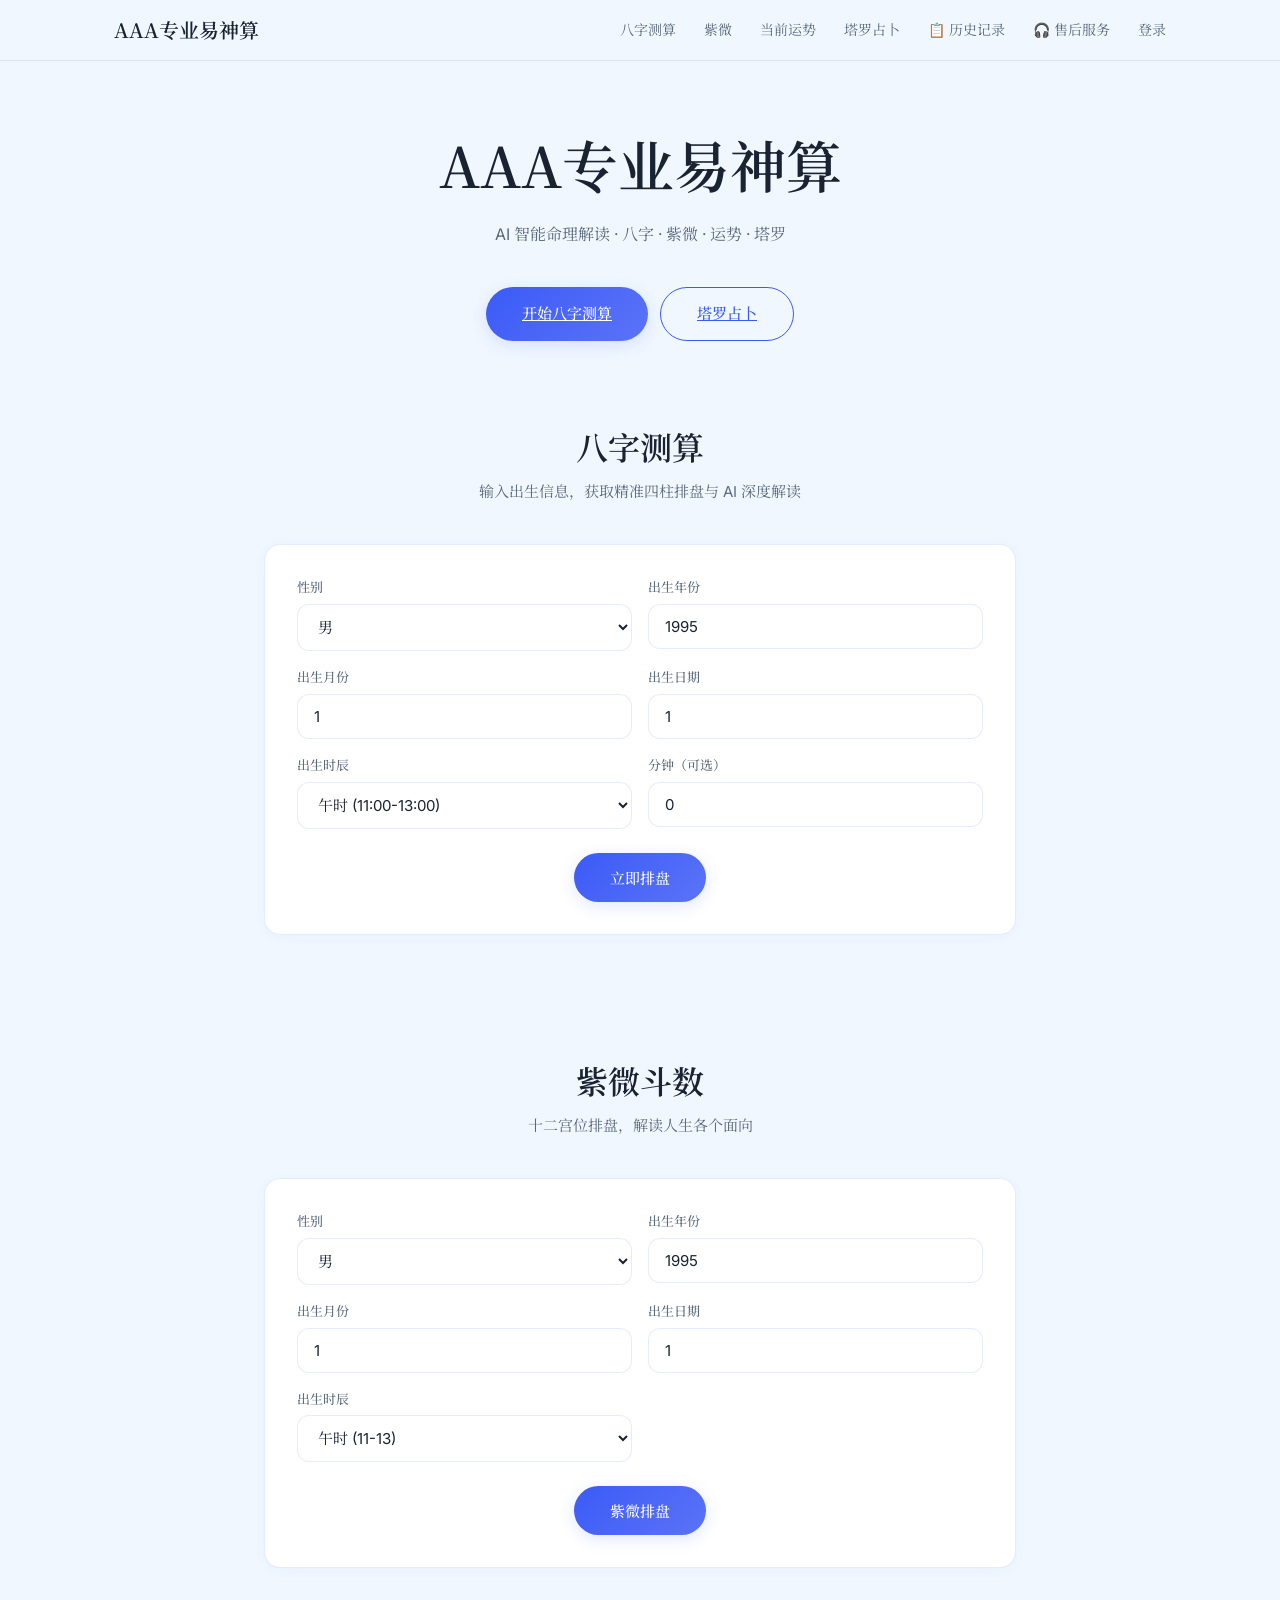
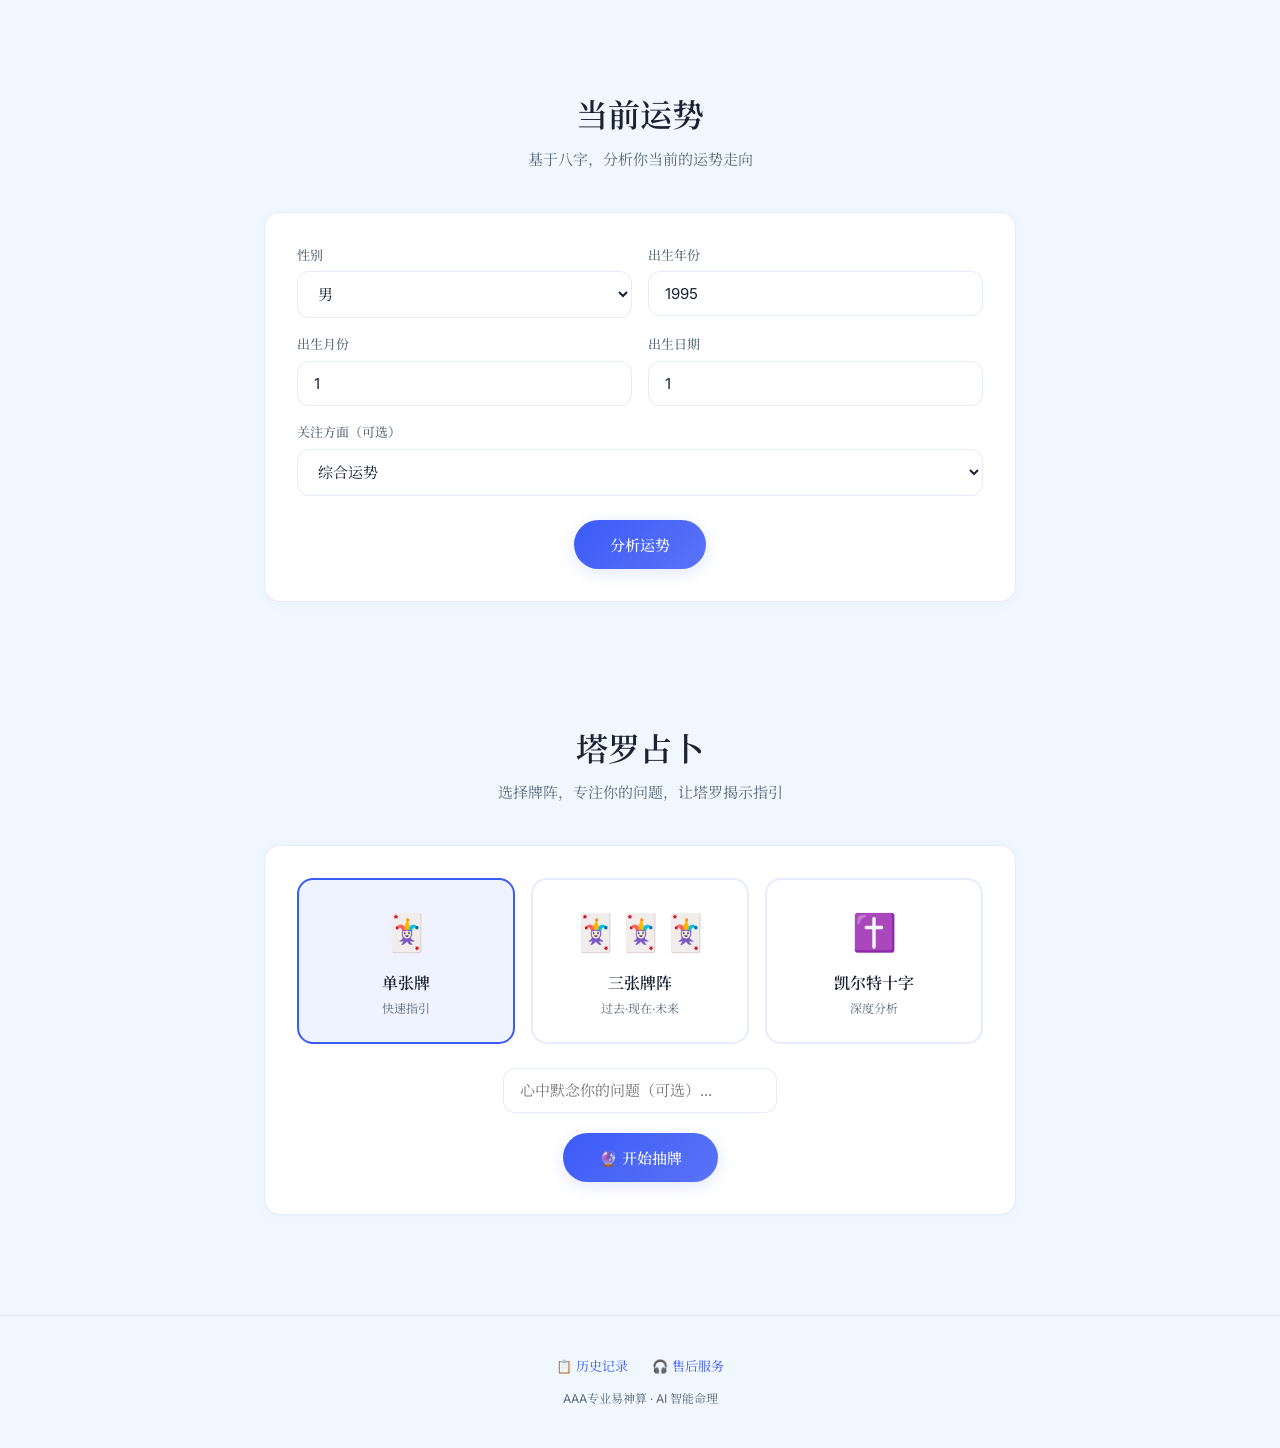
<file: baziziwei-website/index.html>
<!doctype html>
<html lang="zh-CN">
<head>
  <meta charset="UTF-8" />
  <meta name="viewport" content="width=device-width, initial-scale=1.0" />
  <title>AAA专业易神算 - AI智能命理</title>
  <link href="https://fonts.googleapis.com/css2?family=Inter:wght@300;400;500;600;700&family=Noto+Serif+SC:wght@400;500;600;700&display=swap" rel="stylesheet" />
  <style>
    :root{--bg:#F0F7FF;--card:#fff;--text:#1a2332;--text2:#5a6a7a;--accent:#3B5BF7;--accent-light:rgba(59,91,247,0.08);--accent-glow:rgba(59,91,247,0.15);--border:rgba(59,91,247,0.12);--radius:16px;--font-body:"Inter","Noto Serif SC",-apple-system,sans-serif;--font-display:"Noto Serif SC",serif}
    *{margin:0;padding:0;box-sizing:border-box}
    html{scroll-behavior:smooth}
    body{background:var(--bg);color:var(--text);font-family:var(--font-body);line-height:1.6;-webkit-font-smoothing:antialiased}
    .nav{position:fixed;top:0;left:0;right:0;z-index:1000;background:rgba(240,247,255,0.85);backdrop-filter:blur(20px);border-bottom:1px solid var(--border)}
    .nav-inner{max-width:1100px;margin:0 auto;display:flex;align-items:center;justify-content:space-between;padding:0 24px;height:60px}
    .nav-brand{font-family:var(--font-display);font-size:20px;font-weight:600;color:var(--text);text-decoration:none}
    .nav-links{display:flex;gap:28px;align-items:center}
    .nav-link{color:var(--text2);font-size:14px;text-decoration:none;transition:color 0.3s;cursor:pointer;background:none;border:none;font-family:inherit}
    .nav-link:hover{color:var(--accent)}
    .nav-user{font-size:13px;color:var(--accent)}
    .section{max-width:800px;margin:0 auto;padding:80px 24px 40px}
    .section-title{font-family:var(--font-display);font-size:32px;font-weight:600;text-align:center;margin-bottom:8px}
    .section-subtitle{text-align:center;color:var(--text2);font-size:15px;margin-bottom:40px}
    .card{background:var(--card);border:1px solid var(--border);border-radius:var(--radius);padding:32px;box-shadow:0 2px 12px rgba(59,91,247,0.04)}
    .form-grid{display:grid;grid-template-columns:1fr 1fr;gap:16px}
    .form-group{display:flex;flex-direction:column;gap:6px}
    .form-label{font-size:13px;font-weight:500;color:var(--text2)}
    .form-input,.form-select,.form-textarea{padding:12px 16px;border-radius:12px;border:1px solid var(--border);background:var(--card);color:var(--text);font-size:15px;font-family:inherit;outline:none;transition:all 0.3s}
    .form-textarea{resize:vertical;min-height:100px}
    .form-input:focus,.form-select:focus,.form-textarea:focus{border-color:var(--accent);box-shadow:0 0 0 3px var(--accent-glow)}
    .form-full{grid-column:1/-1}
    .btn{display:inline-flex;align-items:center;justify-content:center;gap:8px;padding:14px 36px;border-radius:60px;border:none;background:linear-gradient(135deg,var(--accent),#5B73F7);color:#fff;font-size:15px;font-weight:500;font-family:inherit;cursor:pointer;box-shadow:0 4px 16px var(--accent-glow);transition:all 0.3s ease}
    .btn:hover{transform:translateY(-2px);box-shadow:0 6px 24px rgba(59,91,247,0.3)}
    .btn:disabled{opacity:0.5;cursor:wait}
    .btn-outline{background:transparent;color:var(--accent);border:1px solid var(--accent);box-shadow:none}
    .btn-outline:hover{background:var(--accent-light)}
    .btn-sm{padding:8px 20px;font-size:13px}
    .result-area{margin-top:32px;display:none}
    .result-area.active{display:block;animation:fadeIn 0.5s ease}
    @keyframes fadeIn{from{opacity:0;transform:translateY(12px)}to{opacity:1;transform:translateY(0)}}
    .pillars-grid{display:grid;grid-template-columns:repeat(4,1fr);gap:12px;margin:20px 0}
    .pillar-card{background:var(--accent-light);border:1px solid var(--border);border-radius:12px;padding:16px;text-align:center}
    .pillar-label{font-size:11px;color:var(--text2);margin-bottom:4px}
    .pillar-value{font-family:var(--font-display);font-size:22px;font-weight:600;color:var(--accent)}
    .pillar-hidden{font-size:11px;color:var(--text2);margin-top:4px}
    .ai-btn-wrap{display:flex;justify-content:center;margin:24px 0}
    .tarot-spread-grid{display:grid;grid-template-columns:repeat(3,1fr);gap:16px;margin-bottom:24px}
    .spread-option{background:var(--card);border:2px solid var(--border);border-radius:var(--radius);padding:24px;text-align:center;cursor:pointer;transition:all 0.3s}
    .spread-option:hover{border-color:var(--accent);transform:translateY(-4px);box-shadow:0 8px 24px var(--accent-glow)}
    .spread-option.selected{border-color:var(--accent);background:var(--accent-light)}
    .spread-icon{font-size:36px;margin-bottom:8px}
    .spread-name{font-family:var(--font-display);font-size:16px;font-weight:600}
    .spread-desc{font-size:12px;color:var(--text2);margin-top:4px}
    .tarot-cards-area{display:flex;justify-content:center;gap:20px;flex-wrap:wrap;margin:24px 0;min-height:200px}
    .t-card{width:140px;height:220px;border-radius:14px;perspective:800px;cursor:pointer;opacity:0;transform:translateY(30px);animation:tcIn 0.5s ease forwards}
    .t-card:nth-child(1){animation-delay:0s}.t-card:nth-child(2){animation-delay:0.15s}.t-card:nth-child(3){animation-delay:0.3s}.t-card:nth-child(4){animation-delay:0.45s}.t-card:nth-child(5){animation-delay:0.6s}
    @keyframes tcIn{to{opacity:1;transform:translateY(0)}}
    .t-card-inner{width:100%;height:100%;position:relative;transition:transform 0.7s cubic-bezier(0.16,1,0.3,1);transform-style:preserve-3d}
    .t-card.flipped .t-card-inner{transform:rotateY(180deg)}
    .t-front,.t-back{position:absolute;inset:0;backface-visibility:hidden;border-radius:14px;display:flex;flex-direction:column;align-items:center;justify-content:center}
    .t-front{background:linear-gradient(135deg,#e0e8ff,#d4e0ff);border:1px solid rgba(59,91,247,0.15)}
    .t-front::after{content:"✦";font-size:48px;color:rgba(59,91,247,0.15)}
    .t-back{background:var(--card);border:1px solid var(--border);transform:rotateY(180deg);padding:16px;text-align:center;box-shadow:0 4px 20px rgba(0,0,0,0.06)}
    .t-emoji{font-size:40px;margin-bottom:6px}
    .t-name{font-family:var(--font-display);font-size:15px;font-weight:600}
    .t-pos{font-size:11px;color:var(--accent);margin-top:4px}
    .t-rev{font-size:10px;color:var(--text2)}
    .t-rev.reversed{color:#e74c3c}
    .modal-overlay{position:fixed;inset:0;z-index:99999;display:none;align-items:center;justify-content:center;background:rgba(0,0,0,0.4);backdrop-filter:blur(4px)}
    .modal-overlay.active{display:flex;animation:fadeIn 0.3s ease}
    .modal-box{background:var(--card);border-radius:20px;padding:32px;width:100%;max-width:420px;margin:0 16px;box-shadow:0 20px 60px rgba(0,0,0,0.15);position:relative}
    .modal-title{font-family:var(--font-display);font-size:22px;font-weight:600;text-align:center;margin-bottom:4px}
    .modal-subtitle{text-align:center;color:var(--text2);font-size:13px;margin-bottom:24px}
    .modal-close{position:absolute;top:16px;right:16px;width:32px;height:32px;border-radius:50%;border:none;background:var(--accent-light);color:var(--accent);font-size:18px;cursor:pointer;display:flex;align-items:center;justify-content:center}
    .history-list{max-height:400px;overflow:auto}
    .history-item{display:flex;justify-content:space-between;align-items:center;padding:12px 16px;border-radius:10px;border:1px solid var(--border);margin-bottom:8px;background:var(--card);transition:all 0.2s}
    .history-item:hover{border-color:var(--accent)}
    .history-type{font-size:12px;color:var(--accent);font-weight:500}
    .history-date{font-size:11px;color:#999}
    .history-empty{text-align:center;color:#999;padding:40px 0;font-size:14px}
    .footer{text-align:center;padding:40px 24px;border-top:1px solid var(--border);margin-top:60px}
    .footer-links{display:flex;justify-content:center;gap:24px;margin-bottom:12px}
    .footer-link{color:var(--accent);font-size:13px;text-decoration:none;cursor:pointer}
    .footer-link:hover{text-decoration:underline}
    .footer p{font-size:12px;color:var(--text2)}
    .palace-grid{display:grid;grid-template-columns:repeat(3,1fr);gap:8px;margin:16px 0}
    .palace-cell{background:var(--accent-light);border:1px solid var(--border);border-radius:10px;padding:10px;text-align:center}
    .palace-name{font-size:11px;color:var(--text2)}
    .palace-star{font-family:var(--font-display);font-size:14px;font-weight:600;color:var(--accent);margin-top:2px}
    @media(max-width:640px){.form-grid{grid-template-columns:1fr}.pillars-grid{grid-template-columns:repeat(2,1fr)}.tarot-spread-grid{grid-template-columns:1fr}.nav-links{display:none}.section{padding-top:60px}}
  </style>
<base target="_blank">
</head>
<body>

<nav class="nav">
  <div class="nav-inner">
    <a class="nav-brand" href="#hero">AAA专业易神算</a>
    <div class="nav-links">
      <a class="nav-link" href="#bazi">八字测算</a>
      <a class="nav-link" href="#ziwei">紫微</a>
      <a class="nav-link" href="#yunshi">当前运势</a>
      <a class="nav-link" href="#tarot">塔罗占卜</a>
      <a class="nav-link" onclick="openHistory()">📋 历史记录</a>
      <a class="nav-link" onclick="openService()">🎧 售后服务</a>
      <span id="user-area"><a class="nav-link" onclick="openLogin()">登录</a></span>
    </div>
  </div>
</nav>

<section id="hero" style="padding-top:120px;text-align:center;max-width:700px;margin:0 auto;">
  <h1 style="font-family:var(--font-display);font-size:clamp(32px,6vw,56px);font-weight:600;margin-bottom:12px;">AAA专业易神算</h1>
  <p style="color:var(--text2);font-size:16px;margin-bottom:40px;">AI 智能命理解读 · 八字 · 紫微 · 运势 · 塔罗</p>
  <div style="display:flex;gap:12px;justify-content:center;flex-wrap:wrap;">
    <a href="#bazi" class="btn">开始八字测算</a>
    <a href="#tarot" class="btn btn-outline">塔罗占卜</a>
  </div>
</section>

<!-- 1. 八字 -->
<section class="section" id="bazi">
  <h2 class="section-title">八字测算</h2>
  <p class="section-subtitle">输入出生信息，获取精准四柱排盘与 AI 深度解读</p>
  <div class="card">
    <div class="form-grid">
      <div class="form-group"><label class="form-label">性别</label><select class="form-select" id="bazi-gender"><option value="male">男</option><option value="female">女</option></select></div>
      <div class="form-group"><label class="form-label">出生年份</label><input type="number" class="form-input" id="bazi-year" value="1995" min="1900" max="2030"/></div>
      <div class="form-group"><label class="form-label">出生月份</label><input type="number" class="form-input" id="bazi-month" value="1" min="1" max="12"/></div>
      <div class="form-group"><label class="form-label">出生日期</label><input type="number" class="form-input" id="bazi-day" value="1" min="1" max="31"/></div>
      <div class="form-group">
        <label class="form-label">出生时辰</label>
        <select class="form-select" id="bazi-hour">
          <option value="0">子时 (23:00-01:00)</option>
          <option value="2">丑时 (01:00-03:00)</option>
          <option value="4">寅时 (03:00-05:00)</option>
          <option value="6">卯时 (05:00-07:00)</option>
          <option value="8">辰时 (07:00-09:00)</option>
          <option value="10">巳时 (09:00-11:00)</option>
          <option value="12" selected>午时 (11:00-13:00)</option>
          <option value="14">未时 (13:00-15:00)</option>
          <option value="16">申时 (15:00-17:00)</option>
          <option value="18">酉时 (17:00-19:00)</option>
          <option value="20">戌时 (19:00-21:00)</option>
          <option value="22">亥时 (21:00-23:00)</option>
        </select>
      </div>
      <div class="form-group"><label class="form-label">分钟（可选）</label><input type="number" class="form-input" id="bazi-minute" value="0" min="0" max="59"/></div>
    </div>
    <div style="text-align:center;margin-top:24px;"><button class="btn" onclick="calculateBazi()">立即排盘</button></div>
  </div>
  <div class="result-area" id="bazi-result">
    <div class="card">
      <h3 style="font-family:var(--font-display);font-size:20px;text-align:center;margin-bottom:16px;">四柱八字</h3>
      <div class="pillars-grid" id="bazi-pillars"></div>
      <div class="ai-btn-wrap" id="bazi-ai-wrap"></div>
    </div>
  </div>
</section>

<!-- 2. 紫微 -->
<section class="section" id="ziwei">
  <h2 class="section-title">紫微斗数</h2>
  <p class="section-subtitle">十二宫位排盘，解读人生各个面向</p>
  <div class="card">
    <div class="form-grid">
      <div class="form-group"><label class="form-label">性别</label><select class="form-select" id="ziwei-gender"><option value="male">男</option><option value="female">女</option></select></div>
      <div class="form-group"><label class="form-label">出生年份</label><input type="number" class="form-input" id="ziwei-year" value="1995" min="1900" max="2030"/></div>
      <div class="form-group"><label class="form-label">出生月份</label><input type="number" class="form-input" id="ziwei-month" value="1" min="1" max="12"/></div>
      <div class="form-group"><label class="form-label">出生日期</label><input type="number" class="form-input" id="ziwei-day" value="1" min="1" max="31"/></div>
      <div class="form-group">
        <label class="form-label">出生时辰</label>
        <select class="form-select" id="ziwei-hour">
          <option value="0">子时 (23-1)</option><option value="2">丑时 (1-3)</option><option value="4">寅时 (3-5)</option>
          <option value="6">卯时 (5-7)</option><option value="8">辰时 (7-9)</option><option value="10">巳时 (9-11)</option>
          <option value="12" selected>午时 (11-13)</option><option value="14">未时 (13-15)</option>
          <option value="16">申时 (15-17)</option><option value="18">酉时 (17-19)</option>
          <option value="20">戌时 (19-21)</option><option value="22">亥时 (21-23)</option>
        </select>
      </div>
    </div>
    <div style="text-align:center;margin-top:24px;"><button class="btn" onclick="calculateZiwei()">紫微排盘</button></div>
  </div>
  <div class="result-area" id="ziwei-result">
    <div class="card">
      <h3 style="font-family:var(--font-display);font-size:20px;text-align:center;margin-bottom:16px;">紫微命盘</h3>
      <div id="ziwei-palaces" class="palace-grid"></div>
      <div class="ai-btn-wrap" id="ziwei-ai-wrap"></div>
    </div>
  </div>
</section>

<!-- 3. 运势 -->
<section class="section" id="yunshi">
  <h2 class="section-title">当前运势</h2>
  <p class="section-subtitle">基于八字，分析你当前的运势走向</p>
  <div class="card">
    <div class="form-grid">
      <div class="form-group"><label class="form-label">性别</label><select class="form-select" id="yunshi-gender"><option value="male">男</option><option value="female">女</option></select></div>
      <div class="form-group"><label class="form-label">出生年份</label><input type="number" class="form-input" id="yunshi-year" value="1995" min="1900" max="2030"/></div>
      <div class="form-group"><label class="form-label">出生月份</label><input type="number" class="form-input" id="yunshi-month" value="1" min="1" max="12"/></div>
      <div class="form-group"><label class="form-label">出生日期</label><input type="number" class="form-input" id="yunshi-day" value="1" min="1" max="31"/></div>
      <div class="form-group form-full">
        <label class="form-label">关注方面（可选）</label>
        <select class="form-select" id="yunshi-type">
          <option value="综合运势">综合运势</option><option value="事业运势">事业运势</option>
          <option value="财运分析">财运分析</option><option value="婚姻感情">婚姻感情</option><option value="健康指引">健康指引</option>
        </select>
      </div>
    </div>
    <div style="text-align:center;margin-top:24px;"><button class="btn" onclick="calculateYunshi()">分析运势</button></div>
  </div>
  <div class="result-area" id="yunshi-result">
    <div class="card">
      <h3 style="font-family:var(--font-display);font-size:20px;text-align:center;margin-bottom:16px;">运势分析</h3>
      <div id="yunshi-details" style="margin:16px 0;"></div>
      <div class="ai-btn-wrap" id="yunshi-ai-wrap"></div>
    </div>
  </div>
</section>

<!-- 4. 塔罗 -->
<section class="section" id="tarot">
  <h2 class="section-title">塔罗占卜</h2>
  <p class="section-subtitle">选择牌阵，专注你的问题，让塔罗揭示指引</p>
  <div class="card">
    <div class="tarot-spread-grid">
      <div class="spread-option selected" data-spread="single" data-cards="1" onclick="selectSpread(this)">
        <div class="spread-icon">🃏</div><div class="spread-name">单张牌</div><div class="spread-desc">快速指引</div>
      </div>
      <div class="spread-option" data-spread="three" data-cards="3" onclick="selectSpread(this)">
        <div class="spread-icon">🃏🃏🃏</div><div class="spread-name">三张牌阵</div><div class="spread-desc">过去·现在·未来</div>
      </div>
      <div class="spread-option" data-spread="cross" data-cards="5" onclick="selectSpread(this)">
        <div class="spread-icon">✝️</div><div class="spread-name">凯尔特十字</div><div class="spread-desc">深度分析</div>
      </div>
    </div>
    <input type="text" class="form-input" id="tarot-question" placeholder="心中默念你的问题（可选）..." style="max-width:500px;margin:0 auto 20px;display:block;"/>
    <div style="text-align:center;"><button class="btn" id="draw-btn" onclick="drawTarot()">🔮 开始抽牌</button></div>
  </div>
  <div class="result-area" id="tarot-result">
    <div class="card">
      <h3 style="font-family:var(--font-display);font-size:20px;text-align:center;margin-bottom:16px;" id="tarot-result-title">抽牌结果</h3>
      <div class="tarot-cards-area" id="tarot-cards"></div>
      <div class="ai-btn-wrap" id="tarot-ai-wrap"></div>
    </div>
  </div>
</section>

<footer class="footer">
  <div class="footer-links">
    <a class="footer-link" onclick="openHistory()">📋 历史记录</a>
    <a class="footer-link" onclick="openService()">🎧 售后服务</a>
  </div>
  <p>AAA专业易神算 · AI 智能命理</p>
</footer>

<!-- 登录弹窗 -->
<div class="modal-overlay" id="login-modal">
  <div class="modal-box">
    <button class="modal-close" onclick="closeModal('login-modal')">✕</button>
    <h3 class="modal-title">🔐 登录 / 注册</h3>
    <p class="modal-subtitle">绑定手机号，查看您的测算历史</p>
    <div class="form-group" style="margin-bottom:16px;">
      <label class="form-label">手机号码</label>
      <input type="tel" class="form-input" id="login-phone" placeholder="请输入11位手机号" maxlength="11"/>
    </div>
    <div class="form-group" style="margin-bottom:20px;">
      <label class="form-label">验证码</label>
      <div style="display:flex;gap:10px;">
        <input type="text" class="form-input" id="login-code" placeholder="1234" maxlength="4" style="flex:1;"/>
        <button class="btn btn-sm" onclick="sendCode()" id="code-btn">获取验证码</button>
      </div>
    </div>
    <button class="btn" style="width:100%;" onclick="doLogin()">登录 / 注册</button>
    <p style="text-align:center;font-size:12px;color:#999;margin-top:12px;">首次登录将自动创建账号</p>
  </div>
</div>

<!-- 历史弹窗 -->
<div class="modal-overlay" id="history-modal">
  <div class="modal-box" style="max-width:520px;">
    <button class="modal-close" onclick="closeModal('history-modal')">✕</button>
    <h3 class="modal-title">📋 测算历史</h3>
    <p class="modal-subtitle" id="history-user">登录后查看您的历史记录</p>
    <div class="history-list" id="history-list"></div>
  </div>
</div>

<!-- 售后弹窗 -->
<div class="modal-overlay" id="service-modal">
  <div class="modal-box">
    <button class="modal-close" onclick="closeModal('service-modal')">✕</button>
    <h3 class="modal-title">🎧 售后服务</h3>
    <p class="modal-subtitle">有任何问题或建议，请联系我们</p>
    <div style="background:var(--accent-light);border-radius:12px;padding:16px;margin-bottom:20px;">
      <p style="font-size:13px;color:var(--text2);margin-bottom:8px;">📧 客服邮箱</p>
      <p style="font-size:15px;font-weight:500;color:var(--accent);">linemeknnem@gmail.com</p>
    </div>
    <form onsubmit="submitService(event)">
      <div class="form-group" style="margin-bottom:12px;"><label class="form-label">您的称呼</label><input type="text" class="form-input" id="service-name" placeholder="怎么称呼您" required/></div>
      <div class="form-group" style="margin-bottom:12px;"><label class="form-label">联系邮箱</label><input type="email" class="form-input" id="service-email" placeholder="您的邮箱地址" required/></div>
      <div class="form-group" style="margin-bottom:16px;"><label class="form-label">问题描述</label><textarea class="form-textarea" id="service-content" placeholder="请详细描述您遇到的问题或建议..." required></textarea></div>
      <button type="submit" class="btn" style="width:100%;">提交反馈</button>
    </form>
    <p style="text-align:center;font-size:12px;color:#999;margin-top:12px;">反馈将发送至 linemeknnem@gmail.com</p>
  </div>
</div>

<script>
// ===================== 精准八字排盘算法 =====================
const TIAN_GAN=['甲','乙','丙','丁','戊','己','庚','辛','壬','癸'];
const DI_ZHI=['子','丑','寅','卯','辰','巳','午','未','申','酉','戌','亥'];
const HIDDEN_STEMS={'子':'癸','丑':'己癸辛','寅':'甲丙戊','卯':'乙','辰':'戊乙癸','巳':'丙戊庚','午':'丁己','未':'己丁乙','申':'庚壬戊','酉':'辛','戌':'戊辛丁','亥':'壬甲'};
const ZIWEI_STARS=['紫微','天机','太阳','武曲','天同','廉贞','天府','太阴','贪狼','巨门','天相','天梁','七杀','破军'];
const PALACE_NAMES=['命宫','兄弟','夫妻','子女','财帛','疾厄','迁移','交友','事业','田宅','福德','父母'];
const TAROT_DECK=[
  {name:'愚人',emoji:'🤡'},{name:'魔术师',emoji:'🎩'},{name:'女祭司',emoji:'👸'},{name:'皇后',emoji:'👑'},{name:'皇帝',emoji:'🏛️'},{name:'教皇',emoji:'⛪'},{name:'恋人',emoji:'💕'},{name:'战车',emoji:'🏎️'},{name:'力量',emoji:'🦁'},{name:'隐士',emoji:'🕯️'},{name:'命运之轮',emoji:'☸️'},{name:'正义',emoji:'⚖️'},{name:'倒吊人',emoji:'🙃'},{name:'死神',emoji:'💀'},{name:'节制',emoji:'🍷'},{name:'恶魔',emoji:'😈'},{name:'塔',emoji:'🗼'},{name:'星星',emoji:'⭐'},{name:'月亮',emoji:'🌙'},{name:'太阳',emoji:'☀️'},{name:'审判',emoji:'📯'},{name:'世界',emoji:'🌍'}
];
const SPREAD_POS={single:['指引'],three:['过去','现在','未来'],cross:['现状','挑战','过去','未来','建议']};
const API_BASE='https://baziziwei-ai.linemeknnem.workers.dev';

// 儒略日计算
function jdn(y,m,d){
  var a=Math.floor((14-m)/12);
  var yy=y+4800-a;
  var mm=m+12*a-3;
  return d+Math.floor((153*mm+2)/5)+365*yy+Math.floor(yy/4)-Math.floor(yy/100)+Math.floor(yy/400)-32045;
}
// 日柱：JDN%60
function getDayPillar(year,month,day){
  var idx=((jdn(year,month,day)%60)+60)%60;
  return TIAN_GAN[idx%10]+DI_ZHI[idx%12];
}
// 年柱
function getYearPillar(year){
  var idx=((year-4)%60+60)%60;
  return TIAN_GAN[idx%10]+DI_ZHI[idx%12];
}
// 月柱：五虎遁月
function getMonthPillar(year,month){
  var yearGanIdx=((year-4)%10+10)%10;
  var startGan=[2,14,26,38,50][yearGanIdx%5]%10;
  var monthZhi=((month+1)%12+12)%12;
  var monthIdx=(monthZhi-2+12)%12;
  return TIAN_GAN[(startGan+monthIdx)%10]+DI_ZHI[monthZhi];
}
// 时柱：五鼠遁时
function getHourPillar(dayPillar,hour){
  var dayGanIdx=TIAN_GAN.indexOf(dayPillar[0]);
  var startGan=[0,2,4,6,8][dayGanIdx%5];
  var hourZhi=(Math.floor(hour/2)%12+12)%12;
  return TIAN_GAN[(startGan+hourZhi)%10]+DI_ZHI[hourZhi];
}
// 紫微排盘
function calcZiweiPalaces(year,month,day,hour,gender){
  var hourZhi=Math.floor(hour/2)%12;
  var mingIndex=(14-month+hourZhi)%12;
  var shuffled=ZIWEI_STARS.slice().sort(function(a,b){var seed=year*10000+month*100+day;return((seed+a.charCodeAt(0))%17-(seed+b.charCodeAt(0))%17);});
  var palaces=[];
  for(var i=0;i<12;i++){palaces.push({name:PALACE_NAMES[i],star:i===mingIndex?'紫微★':shuffled[i%shuffled.length]});}
  return palaces;
}

// 全局状态
var selectedSpread='single',drawnCards=[],currentUser=null;

// ===================== 用户系统 =====================
function initUser(){var saved=localStorage.getItem('aaa_user');if(saved){currentUser=JSON.parse(saved);updateUserUI();}}
function updateUserUI(){var area=document.getElementById('user-area');if(currentUser)area.innerHTML='<span class="nav-user">👤 '+currentUser.phone+'</span> <a class="nav-link" onclick="logout()">退出</a>';else area.innerHTML='<a class="nav-link" onclick="openLogin()">登录</a>';}
function openLogin(){document.getElementById('login-modal').classList.add('active');}
function closeModal(id){document.getElementById(id).classList.remove('active');}
function logout(){if(confirm('确定退出？')){currentUser=null;localStorage.removeItem('aaa_user');updateUserUI();}}
function sendCode(){var phone=document.getElementById('login-phone').value;if(!phone||phone.length!==11){alert('请输入11位手机号');return;}var btn=document.getElementById('code-btn');btn.disabled=true;var count=60;btn.textContent=count+'s';var timer=setInterval(function(){count--;btn.textContent=count+'s';if(count<=0){clearInterval(timer);btn.disabled=false;btn.textContent='获取验证码';}},1000);alert('验证码：1234（演示模式）');}
function doLogin(){var phone=document.getElementById('login-phone').value;var code=document.getElementById('login-code').value;if(!phone||phone.length!==11){alert('请输入11位手机号');return;}if(!code){alert('请输入验证码');return;}currentUser={phone:phone,loginTime:new Date().toISOString()};localStorage.setItem('aaa_user',JSON.stringify(currentUser));updateUserUI();closeModal('login-modal');alert('登录成功！');}

// ===================== 历史记录 =====================
function saveHistory(type,title,content){if(!currentUser)return;var key='aaa_history_'+currentUser.phone;var history=JSON.parse(localStorage.getItem(key)||'[]');history.unshift({type:type,title:title,content:content,date:new Date().toLocaleString('zh-CN')});if(history.length>50)history=history.slice(0,50);localStorage.setItem(key,JSON.stringify(history));}
function openHistory(){if(!currentUser){alert('请先登录');openLogin();return;}document.getElementById('history-user').textContent='👤 '+currentUser.phone+' 的测算记录';var history=JSON.parse(localStorage.getItem('aaa_history_'+currentUser.phone)||'[]');var list=document.getElementById('history-list');if(history.length===0)list.innerHTML='<div class="history-empty">暂无记录<br>完成测算后自动保存</div>';else list.innerHTML=history.map(function(h){return'<div class="history-item"><div><span class="history-type">'+h.type+'</span><br><small style="color:#666">'+h.title+'</small></div><span class="history-date">'+h.date+'</span></div>';}).join('');document.getElementById('history-modal').classList.add('active');}

// ===================== 售后服务 =====================
function openService(){document.getElementById('service-modal').classList.add('active');}
function submitService(e){e.preventDefault();var name=document.getElementById('service-name').value;var email=document.getElementById('service-email').value;var content=document.getElementById('service-content').value;fetch('https://formspree.io/f/xnqevwyn',{method:'POST',headers:{'Content-Type':'application/json'},body:JSON.stringify({name:name,email:email,message:content,_subject:'AAA专业易神算 - 售后服务反馈'})}).then(function(){alert('反馈已提交！');closeModal('service-modal');document.getElementById('service-name').value='';document.getElementById('service-email').value='';document.getElementById('service-content').value='';}).catch(function(){window.location.href='mailto:linemeknnem@gmail.com?subject=AAA专业易神算 - 售后服务反馈&body=称呼：'+encodeURIComponent(name)+'%0A邮箱：'+encodeURIComponent(email)+'%0A%0A问题描述：%0A'+encodeURIComponent(content);alert('已打开邮件客户端');closeModal('service-modal');});}

// ===================== 八字测算 =====================
function calculateBazi(){
  var year=parseInt(document.getElementById('bazi-year').value),month=parseInt(document.getElementById('bazi-month').value),day=parseInt(document.getElementById('bazi-day').value),hour=parseInt(document.getElementById('bazi-hour').value),gender=document.getElementById('bazi-gender').value;
  var yPillar=getYearPillar(year),mPillar=getMonthPillar(year,month),dPillar=getDayPillar(year,month,day),hPillar=getHourPillar(dPillar,hour);
  var pillars=[{label:'年柱',value:yPillar,hidden:HIDDEN_STEMS[yPillar[1]]},{label:'月柱',value:mPillar,hidden:HIDDEN_STEMS[mPillar[1]]},{label:'日柱',value:dPillar,hidden:'日主 '+dPillar[0]+'干'},{label:'时柱',value:hPillar,hidden:HIDDEN_STEMS[hPillar[1]]}];
  var html='';pillars.forEach(function(p){html+='<div class="pillar-card"><div class="pillar-label">'+p.label+'</div><div class="pillar-value">'+p.value+'</div><div class="pillar-hidden">'+p.hidden+'</div></div>';});
  document.getElementById('bazi-pillars').innerHTML=html;
  var resultArea=document.getElementById('bazi-result');resultArea.classList.add('active');resultArea.scrollIntoView({behavior:'smooth',block:'nearest'});
  saveHistory('八字测算',yPillar+'年 '+mPillar+'月 '+dPillar+'日 '+hPillar+'时','');
  var wrap=document.getElementById('bazi-ai-wrap');wrap.innerHTML='';
  createAiBtn(wrap,'AI 智能解读八字',function(){callAi('bazi','AI 八字命盘解读',{gender:gender,birthYear:year,birthMonth:month,birthDay:day,birthHour:hour,birthMinute:0,dayMaster:dPillar[0]+'干',yearPillar:yPillar,monthPillar:mPillar,dayPillar:dPillar,hourPillar:hPillar,fiveElements:{metal:1,wood:2,water:3,fire:2,earth:2,most:'水',least:'金'}});});
}

// ===================== 紫微测算 =====================
function calculateZiwei(){
  var year=parseInt(document.getElementById('ziwei-year').value),month=parseInt(document.getElementById('ziwei-month').value),day=parseInt(document.getElementById('ziwei-day').value),hour=parseInt(document.getElementById('ziwei-hour').value),gender=document.getElementById('ziwei-gender').value;
  var palaces=calcZiweiPalaces(year,month,day,hour,gender);
  var html='';palaces.forEach(function(p){html+='<div class="palace-cell"><div class="palace-name">'+p.name+'</div><div class="palace-star">'+p.star+'</div></div>';});
  document.getElementById('ziwei-palaces').innerHTML=html;
  var resultArea=document.getElementById('ziwei-result');resultArea.classList.add('active');resultArea.scrollIntoView({behavior:'smooth',block:'nearest'});
  saveHistory('紫微斗数',year+'年'+month+'月'+day+'日 紫微排盘','');
  var wrap=document.getElementById('ziwei-ai-wrap');wrap.innerHTML='';
  createAiBtn(wrap,'AI 解读紫微命盘',function(){callAi('bazi','AI 紫微斗数解读',{gender:gender,birthYear:year,birthMonth:month,birthDay:day,birthHour:hour,birthMinute:0,dayMaster:TIAN_GAN[year%10]+'干',yearPillar:getYearPillar(year),monthPillar:getMonthPillar(year,month),dayPillar:getDayPillar(year,month,day),hourPillar:getHourPillar(getDayPillar(year,month,day),hour)});});
}

// ===================== 运势测算 =====================
function calculateYunshi(){
  var year=parseInt(document.getElementById('yunshi-year').value),month=parseInt(document.getElementById('yunshi-month').value),day=parseInt(document.getElementById('yunshi-day').value),gender=document.getElementById('yunshi-gender').value,type=document.getElementById('yunshi-type').value;
  var currentYear=new Date().getFullYear(),age=currentYear-year;
  var dPillar=getDayPillar(year,month,day);
  var details=[{label:'当前年龄',value:age+'岁'},{label:'大运阶段',value:Math.floor(age/10)*10+'-'+(Math.floor(age/10)*10+9)+'岁'},{label:'日主',value:dPillar[0]+'干'},{label:'关注方面',value:type}];
  var html='';details.forEach(function(d){html+='<div style="display:flex;justify-content:space-between;padding:10px 0;border-bottom:1px solid var(--border)"><span style="color:var(--text2);font-size:14px">'+d.label+'</span><span style="font-weight:500">'+d.value+'</span></div>';});
  document.getElementById('yunshi-details').innerHTML=html;
  var resultArea=document.getElementById('yunshi-result');resultArea.classList.add('active');resultArea.scrollIntoView({behavior:'smooth',block:'nearest'});
  saveHistory('运势分析',type+' '+year+'年'+month+'月'+day+'日','');
  var wrap=document.getElementById('yunshi-ai-wrap');wrap.innerHTML='';
  createAiBtn(wrap,'AI 解读'+type,function(){callAi('yunshi','AI '+type+'解读',{type:type,dayMaster:dPillar[0]+'干',yearPillar:getYearPillar(year),monthPillar:getMonthPillar(year,month),dayPillar:dPillar,hourPillar:'未知',fiveElements:{metal:1,wood:2,water:3,fire:2,earth:2},currentLuck:getYearPillar(year+Math.floor(age/10)),ageRange:Math.floor(age/10)*10+'-'+(Math.floor(age/10)*10+9)+'岁'});});
}

// ===================== 塔罗占卜 =====================
function selectSpread(el){document.querySelectorAll('.spread-option').forEach(function(c){c.classList.remove('selected');});el.classList.add('selected');selectedSpread=el.dataset.spread;}
function drawTarot(){var btn=document.getElementById('draw-btn');btn.disabled=true;btn.textContent='✨ 洗牌中...';setTimeout(function(){var numCards=parseInt(document.querySelector('.spread-option.selected').dataset.cards);var positions=SPREAD_POS[selectedSpread];drawnCards=[];var available=TAROT_DECK.slice();for(var i=0;i<numCards;i++){var idx=Math.floor(Math.random()*available.length);var card=available.splice(idx,1)[0];drawnCards.push({name:card.name,emoji:card.emoji,position:positions[i]||'',reversed:Math.random()<0.3});}showTarotCards();btn.disabled=false;btn.textContent='🔮 重新抽牌';},1000);}
function showTarotCards(){var container=document.getElementById('tarot-cards');var area=document.getElementById('tarot-result');document.getElementById('tarot-result-title').textContent='抽牌结果';area.classList.add('active');container.innerHTML='';drawnCards.forEach(function(card,index){var cardEl=document.createElement('div');cardEl.className='t-card';cardEl.style.animationDelay=(index*0.15)+'s';cardEl.innerHTML='<div class="t-card-inner"><div class="t-front"></div><div class="t-back"><span class="t-emoji">'+card.emoji+'</span><div class="t-name">'+card.name+'</div><div class="t-pos">'+card.position+'</div><div class="t-rev '+(card.reversed?'reversed':'')+'">'+(card.reversed?'逆位':'正位')+'</div></div></div>';cardEl.onclick=function(){cardEl.classList.toggle('flipped');checkAllFlipped();};container.appendChild(cardEl);});saveHistory('塔罗占卜',selectedSpread==='single'?'单张牌':selectedSpread==='three'?'三张牌阵':'凯尔特十字','');document.getElementById('tarot-ai-wrap').innerHTML='';area.scrollIntoView({behavior:'smooth',block:'nearest'});}
function checkAllFlipped(){var allFlipped=document.querySelectorAll('.t-card').length>0&&document.querySelectorAll('.t-card:not(.flipped)').length===0;if(allFlipped){var wrap=document.getElementById('tarot-ai-wrap');if(wrap.children.length>0)return;var question=document.getElementById('tarot-question').value||'';var spreadName=document.querySelector('.spread-option.selected .spread-name').textContent;createAiBtn(wrap,'AI 智能解读塔罗',function(){callAi('tarot','AI '+spreadName+'解读',{spreadType:spreadName,cards:drawnCards.map(function(c){return{name:c.name,position:c.position,reversed:c.reversed};}),question:question});});}}

// ===================== AI 核心 =====================
function createAiBtn(container,label,onClick){var btn=document.createElement('button');btn.className='btn';btn.innerHTML='✨ '+label;btn.onclick=onClick;container.appendChild(btn);}
async function callAi(type,title,data){showAiPanel(title,'',true,null,true);try{var response=await fetch(API_BASE+'/api/ai/'+type,{method:'POST',headers:{'Content-Type':'application/json'},body:JSON.stringify(data)});if(!response.ok)throw new Error('HTTP '+response.status);var result=await response.json();var text=result.interpretation||result.reply||'抱歉，未能获取解读结果。';showAiPanel(title,text,result.isDemo,function(){callAi(type,title,data);},false);saveHistory('AI解读',title,text.substring(0,50)+'...');}catch(e){var demoText=getDemoText(type,data);showAiPanel(title,demoText,true,function(){callAi(type,title,data);},false);saveHistory('AI解读',title,demoText.substring(0,50)+'...');}}
function getDemoText(type,data){if(type==='bazi')return'## 八字命盘解读\n\n**日主：'+(data.dayMaster||'壬水')+'**\n\n'+(data.dayMaster||'壬水')+'日主之人，如江河大海，智慧深邃，胸怀宽广。\n\n**命局特点：**\n- 五行分布较为均衡\n- 年柱'+(data.yearPillar||'甲戌')+'，主早年根基稳固\n\n**性格分析：**\n为人聪明机智，善于思考，有较强的洞察力和判断力。\n\n**事业财运：**\n适合从事需要智慧和沟通能力的行业。财运平稳，中年后财源渐丰。\n\n**婚姻感情：**\n感情丰富细腻，重视精神交流。\n\n**人生建议：**\n1. 发挥自身智慧优势\n2. 培养耐心和定力\n3. 重视人际关系\n4. 保持乐观心态\n\n---\n*以上为AI智能体解读，仅供参考娱乐。*';if(type==='yunshi')return'## '+(data.type||'运势')+'分析解读\n\n**当前大运：'+(data.currentLuck||'戊辰')+'运**\n\n您当前正处于人生的重要阶段。整体运势较为平稳向上。\n\n**近期建议：**\n1. 把握事业上的机遇\n2. 理财以稳健为主\n3. 多与家人朋友沟通\n4. 注意劳逸结合\n\n---\n*以上为AI智能体解读，仅供参考娱乐。*';if(type==='tarot'){var cards=(data.cards||[]).map(function(c){return c.name;}).join('、');return'## 塔罗牌阵解读\n\n**牌阵：'+(data.spreadType||'单张牌占卜')+'**\n**抽到的牌：'+cards+'**\n\n### 整体能量\n\n这次占卜的整体能量是**转变与成长**。\n\n### 综合建议\n\n塔罗牌给出的信息是：**放下执念，拥抱变化**。\n\n### 行动指南\n\n1. **保持耐心** - 好的结果需要时间酝酿\n2. **换个角度** - 尝试从不同视角看待问题\n3. **信任直觉** - 您内心的声音知道答案\n4. **积极行动** - 在适当的时候勇敢迈出步伐\n\n---\n*以上为AI智能体解读，仅供参考娱乐。*';}return'抱歉，未能生成解读内容。';}
function showAiPanel(title,content,isDemo,onRetry,isLoading){var existing=document.getElementById('ai-panel');if(existing)existing.remove();var overlay=document.createElement('div');overlay.id='ai-panel';overlay.style.cssText='position:fixed;inset:0;z-index:99999;display:flex;align-items:center;justify-content:center;background:rgba(0,0,0,0.5);backdrop-filter:blur(4px);';overlay.onclick=function(e){if(e.target===overlay)overlay.remove();};var panel=document.createElement('div');panel.style.cssText='position:relative;width:100%;max-width:500px;margin:0 16px;background:#fff;border-radius:20px;box-shadow:0 25px 50px rgba(0,0,0,0.15);overflow:hidden;display:flex;flex-direction:column;max-height:80vh;';var header=document.createElement('div');header.style.cssText='display:flex;align-items:center;justify-content:space-between;padding:16px 20px;border-bottom:1px solid rgba(0,0,0,0.08);background:linear-gradient(to right,rgba(59,91,247,0.05),transparent);flex-shrink:0;';header.innerHTML='<div style="display:flex;align-items:center;gap:10px"><div style="width:32px;height:32px;border-radius:8px;background:linear-gradient(135deg,#3B5BF7,#6366f1);display:flex;align-items:center;justify-content:center">🤖</div><div><h3 style="font-size:14px;font-weight:600;margin:0;color:#1a1a1a">'+title+'</h3>'+(isDemo?'<span style="font-size:10px;color:#f59e0b">演示模式</span>':'')+'</div></div><div style="display:flex;gap:4px">'+(onRetry?'<button id="ai-retry" style="width:28px;height:28px;border:none;background:transparent;cursor:pointer;border-radius:6px;color:#999;font-size:16px">↻</button>':'')+'<button id="ai-close" style="width:28px;height:28px;border:none;background:transparent;cursor:pointer;border-radius:6px;color:#999;font-size:16px">✕</button></div>';var body=document.createElement('div');body.style.cssText='flex:1;overflow:auto;padding:20px';if(isLoading){body.innerHTML='<div style="display:flex;flex-direction:column;align-items:center;gap:12px;padding:40px 0"><div style="width:40px;height:40px;border-radius:50%;background:linear-gradient(135deg,#3B5BF7,#6366f1);display:flex;align-items:center;justify-content:center;animation:pulse 2s infinite">✨</div><p style="font-size:14px;color:#999">AI 正在为您解读...</p></div>';}else{body.innerHTML='<div style="display:flex;align-items:flex-start;gap:10px"><div style="width:24px;height:24px;border-radius:50%;background:linear-gradient(135deg,#3B5BF7,#6366f1);display:flex;align-items:center;justify-content:center;flex-shrink:0;margin-top:2px;font-size:12px">✨</div><div style="flex:1;font-size:13px;line-height:1.7;color:#444">'+renderMd(content)+'</div></div>';}var footer=document.createElement('div');footer.style.cssText='padding:10px 20px;border-top:1px solid rgba(0,0,0,0.06);background:#fafafa;flex-shrink:0';footer.innerHTML='<p style="font-size:11px;color:#bbb;text-align:center;margin:0">AI 解读仅供参考娱乐，不构成专业命理咨询建议</p>';panel.appendChild(header);panel.appendChild(body);panel.appendChild(footer);overlay.appendChild(panel);document.body.appendChild(overlay);document.getElementById('ai-close').onclick=function(){overlay.remove();};var retryBtn=document.getElementById('ai-retry');if(retryBtn&&onRetry)retryBtn.onclick=function(){overlay.remove();onRetry();};document.addEventListener('keydown',function onEsc(e){if(e.key==='Escape'){overlay.remove();document.removeEventListener('keydown',onEsc);}});}
function renderMd(text){return text.replace(/## (.*)/g,'<h2 style="font-size:16px;font-weight:700;color:#3B5BF7;margin:12px 0 6px">$1</h2>').replace(/### (.*)/g,'<h3 style="font-size:14px;font-weight:600;color:#555;margin:10px 0 4px">$1</h3>').replace(/\*\*(.*?)\*\*/g,'<strong style="color:#1a1a1a">$1</strong>').replace(/^- (.*)/gm,'<li style="margin-left:16px;margin-bottom:3px">$1</li>').replace(/^> (.*)/gm,'<blockquote style="font-size:12px;color:#999;border-left:2px solid #ddd;padding-left:10px;margin:8px 0;font-style:italic">$1</blockquote>').replace(/---/g,'<hr style="border:none;border-top:1px solid #eee;margin:10px 0">').replace(/\n/g,'<br>');}

// 初始化
document.addEventListener('DOMContentLoaded',function(){initUser();});
</script>

</body>
</html>
</file>
